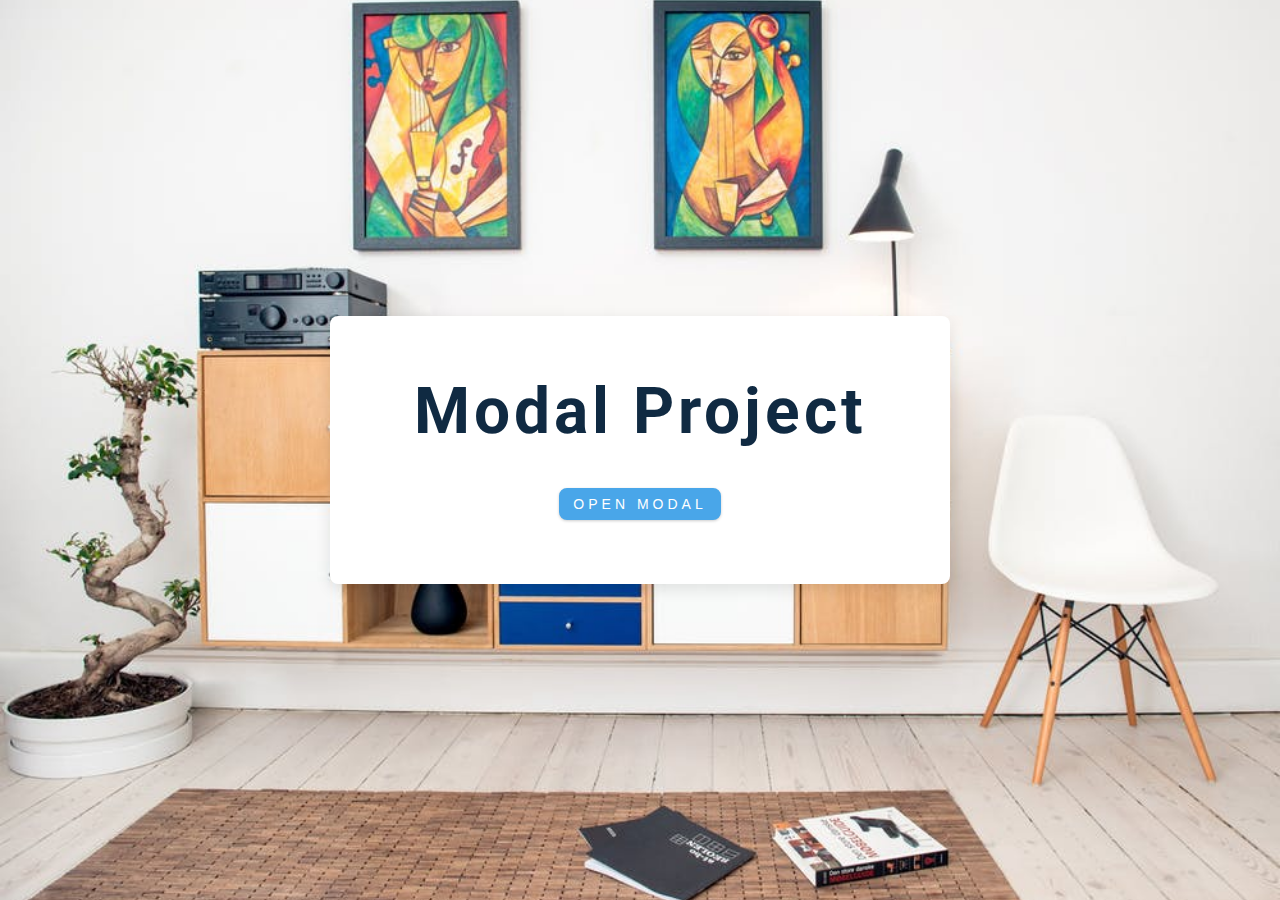
<file: modalPrj/index.html>
<!DOCTYPE html>
<html lang="en">
    <head>
        <meta charset="UTF-8" />
        <meta name="viewport" content="width=device-width, initial-scale=1.0" />
        <title>Modal</title>
        <!-- font-awesome -->
        <link
            rel="stylesheet"
            href="https://cdnjs.cloudflare.com/ajax/libs/font-awesome/5.14.0/css/all.min.css"
        />
        <!-- styles -->
        <link rel="stylesheet" href="styles.css" />
    </head>
    <body>
        <header class="hero">
            <div class="banner">
                <h1>Modal Project</h1>
                <button class="btn modal-btn">Open Modal</button>
            </div>
        </header>
        <div class="modal-overlay">
            <div class="modal-container">
                <h3>Modal Content</h3>
                <button class="close-btn">
                    <i class="fas fa-times"></i>
                </button>
            </div>
        </div>
        <!-- javascript -->
        <script src="app.js"></script>
    </body>
</html>
</file>
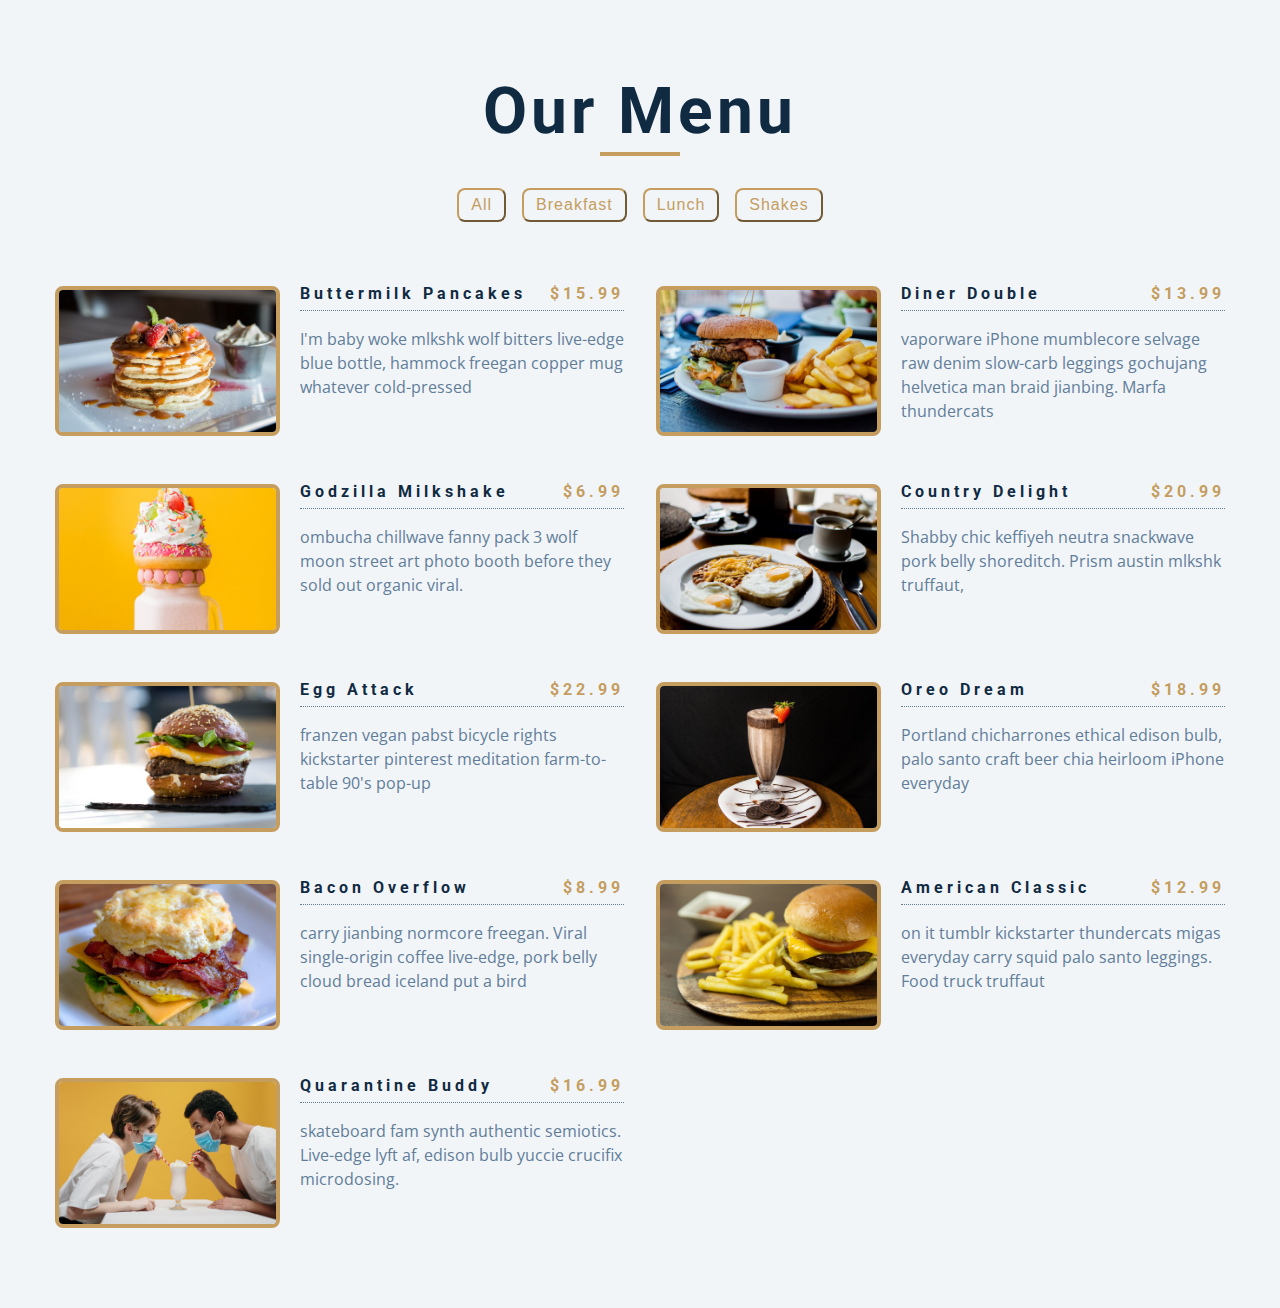
<file: menu/setup/index.html>
<!DOCTYPE html>
<html lang="en">
    <head>
        <meta charset="UTF-8" />
        <meta name="viewport" content="width=device-width, initial-scale=1.0" />
        <title>Starter</title>
        <!-- font-awesome -->
        <link
            rel="stylesheet"
            href="https://cdnjs.cloudflare.com/ajax/libs/font-awesome/5.14.0/css/all.min.css"
        />
        <!-- styles -->
        <link rel="stylesheet" href="styles.css" />
    </head>
    <body>
        <section class="menu">
            <h1 class="title">Our Menu</h1>
            <div class="underline"></div>
            <div class="btn-container">
                <!-- <button class="filter-btn" type="button" data-id="all">
                    All
                </button>
                <button class="filter-btn" type="button" data-id="breakfast">
                    Breakfast
                </button>
                <button class="filter-btn" type="button" data-id="lunch">
                    Lunch
                </button>
                <button class="filter-btn" type="button" data-id="shakes">
                    Shakes
                </button> -->
            </div>
            <section class="section-center">
              <!-- <article class="menu-item">
                <img src="" alt="menu-item" class="photo">
                <div class="item-info">
                  <header>
                    <h4 class="item-name">Item Name</h4>
                    <h4 class="price">$0.00</h4>
                  </header>
                  <p class="item-text">
                    Lorem ipsum dolor sit amet consectetur adipisicing elit. Quisquam, voluptatum.
                  </p>
              </div> -->
            </section>
        </section>
        <!-- javascript -->
        <script src="1-basic.js"></script>
    </body>
</html>
</file>
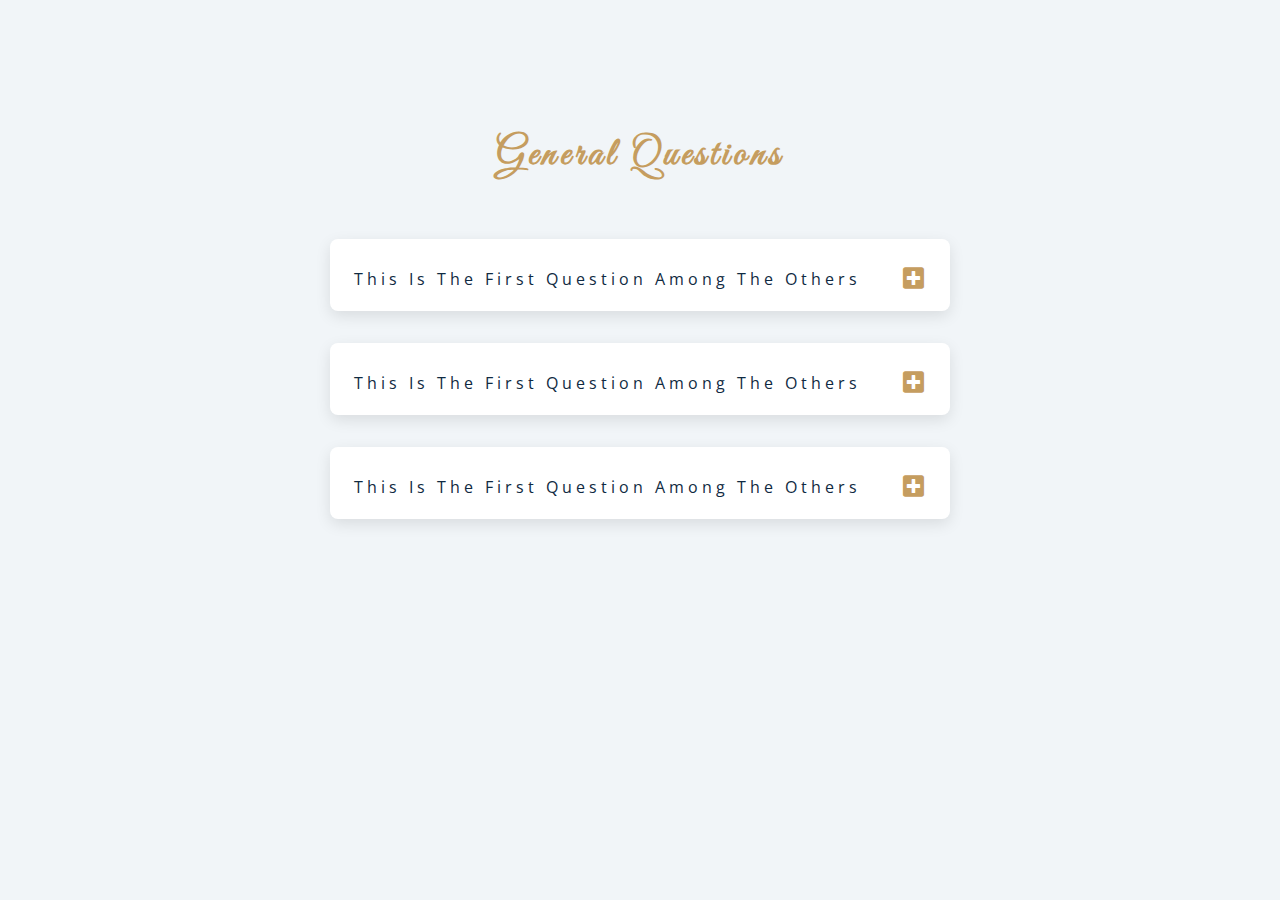
<file: questions/setup/index.html>
<!DOCTYPE html>
<html lang="en">
    <head>
        <meta charset="UTF-8" />
        <meta name="viewport" content="width=device-width, initial-scale=1.0" />
        <title>Q & A</title>
        <!-- font-awesome -->
        <link
            rel="stylesheet"
            href="https://cdnjs.cloudflare.com/ajax/libs/font-awesome/5.14.0/css/all.min.css"
        />
        <!-- extra fonts -->
        <link
            href="https://fonts.googleapis.com/css?family=Great+Vibes&display=swap"
            rel="stylesheet"
        />
        <!-- styles -->
        <link rel="stylesheet" href="styles.css" />
    </head>
    <body>
        <section class="questions">
            <div class="title">
                <h2>general questions</h2>
            </div>
            <div class="section-center">
                <!-- Start of the single question -->
                <section class="question">
                    <div class="question-title">
                        <p>This is the first question among the others</p>

                        <button class="question-btn">
                            <span class="plus-icon">
                                <i class="fas fa-plus-square"></i>
                            </span>
                            <span class="minus-icon">
                                <i class="fas fa-minus-square"></i>
                            </span>
                        </button>
                    </div>
                    <div class="question-text">
                        <p>
                            Lorem ipsum dolor sit amet consectetur adipisicing
                            elit. Odio, repellendus quis? Dolores porro saepe
                            tempora unde aliquid consequatur beatae officiis?
                        </p>
                    </div>
                </section>
                <!-- End of the single question -->
                <!-- Start of the single question -->
                <section class="question">
                    <div class="question-title">
                        <p>This is the first question among the others</p>

                        <button class="question-btn">
                            <span class="plus-icon">
                                <i class="fas fa-plus-square"></i>
                            </span>
                            <span class="minus-icon">
                                <i class="fas fa-minus-square"></i>
                            </span>
                        </button>
                    </div>
                    <div class="question-text">
                        <p>
                            Lorem ipsum dolor sit amet consectetur adipisicing
                            elit. Odio, repellendus quis? Dolores porro saepe
                            tempora unde aliquid consequatur beatae officiis?
                        </p>
                    </div>
                </section>
                <!-- End of the single question -->
                <!-- Start of the single question -->
                <section class="question">
                    <div class="question-title">
                        <p>This is the first question among the others</p>

                        <button class="question-btn">
                            <span class="plus-icon">
                                <i class="fas fa-plus-square"></i>
                            </span>
                            <span class="minus-icon">
                                <i class="fas fa-minus-square"></i>
                            </span>
                        </button>
                    </div>
                    <div class="question-text">
                        <p>
                            Lorem ipsum dolor sit amet consectetur adipisicing
                            elit. Odio, repellendus quis? Dolores porro saepe
                            tempora unde aliquid consequatur beatae officiis?
                        </p>
                    </div>
                </section>
                <!-- End of the single question -->
            </div>
        </section>
        <!-- javascript -->
        <script src="app.js"></script>
    </body>
</html>
</file>
<file: modalPrj/styles.css>
/*
=============== 
Fonts
===============
*/
@import url("https://fonts.googleapis.com/css?family=Open+Sans|Roboto:400,700&display=swap");

/*
=============== 
Variables
===============
*/

:root {
    /* dark shades of primary color*/
    --clr-primary-1: hsl(205, 86%, 17%);
    --clr-primary-2: hsl(205, 77%, 27%);
    --clr-primary-3: hsl(205, 72%, 37%);
    --clr-primary-4: hsl(205, 63%, 48%);
    /* primary/main color */
    --clr-primary-5: #49a6e9;
    /* --clr-primary-5: rgb(73, 166, 233); */
    /* lighter shades of primary color */
    --clr-primary-6: hsl(205, 89%, 70%);
    --clr-primary-7: hsl(205, 90%, 76%);
    --clr-primary-8: hsl(205, 86%, 81%);
    --clr-primary-9: hsl(205, 90%, 88%);
    --clr-primary-10: hsl(205, 100%, 96%);
    /* darkest grey - used for headings */
    --clr-grey-1: hsl(209, 61%, 16%);
    --clr-grey-2: hsl(211, 39%, 23%);
    --clr-grey-3: hsl(209, 34%, 30%);
    --clr-grey-4: hsl(209, 28%, 39%);
    /* grey used for paragraphs */
    --clr-grey-5: hsl(210, 22%, 49%);
    --clr-grey-6: hsl(209, 23%, 60%);
    --clr-grey-7: hsl(211, 27%, 70%);
    --clr-grey-8: hsl(210, 31%, 80%);
    --clr-grey-9: hsl(212, 33%, 89%);
    --clr-grey-10: hsl(210, 36%, 96%);
    --clr-white: #fff;
    --clr-red-dark: hsl(360, 67%, 44%);
    --clr-red-light: hsl(360, 71%, 66%);
    --clr-green-dark: hsl(125, 67%, 44%);
    --clr-green-light: hsl(125, 71%, 66%);
    --clr-black: #222;
    --ff-primary: "Roboto", sans-serif;
    --ff-secondary: "Open Sans", sans-serif;
    --transition: all 0.3s linear;
    --spacing: 0.25rem;
    --radius: 0.5rem;
    --light-shadow: 0 5px 15px rgba(0, 0, 0, 0.1);
    --dark-shadow: 0 5px 15px rgba(0, 0, 0, 0.2);
    --max-width: 1170px;
    --fixed-width: 620px;
}
/*
=============== 
Global Styles
===============
*/

*,
::after,
::before {
    margin: 0;
    padding: 0;
    box-sizing: border-box;
}
body {
    font-family: var(--ff-secondary);
    background: var(--clr-grey-10);
    color: var(--clr-grey-1);
    line-height: 1.5;
    font-size: 0.875rem;
}
ul {
    list-style-type: none;
}
a {
    text-decoration: none;
}
img:not(.logo) {
    width: 100%;
}
img {
    display: block;
}

h1,
h2,
h3,
h4 {
    letter-spacing: var(--spacing);
    text-transform: capitalize;
    line-height: 1.25;
    margin-bottom: 0.75rem;
    font-family: var(--ff-primary);
}
h1 {
    font-size: 3rem;
}
h2 {
    font-size: 2rem;
}
h3 {
    font-size: 1.25rem;
}
h4 {
    font-size: 0.875rem;
}
p {
    margin-bottom: 1.25rem;
    color: var(--clr-grey-5);
}
@media screen and (min-width: 800px) {
    h1 {
        font-size: 4rem;
    }
    h2 {
        font-size: 2.5rem;
    }
    h3 {
        font-size: 1.75rem;
    }
    h4 {
        font-size: 1rem;
    }
    body {
        font-size: 1rem;
    }
    h1,
    h2,
    h3,
    h4 {
        line-height: 1;
    }
}
/*  global classes */

.btn {
    text-transform: uppercase;
    background: transparent;
    color: var(--clr-black);
    padding: 0.375rem 0.75rem;
    letter-spacing: var(--spacing);
    display: inline-block;
    transition: var(--transition);
    font-size: 0.875rem;
    border: 2px solid var(--clr-black);
    cursor: pointer;
    box-shadow: 0 1px 3px rgba(0, 0, 0, 0.2);
    border-radius: var(--radius);
}
.btn:hover {
    color: var(--clr-white);
    background: var(--clr-black);
}
/* section */
.section {
    padding: 5rem 0;
}

.section-center {
    width: 90vw;
    margin: 0 auto;
    max-width: 1170px;
}
@media screen and (min-width: 992px) {
    .section-center {
        width: 95vw;
    }
}
main {
    min-height: 100vh;
    display: grid;
    place-items: center;
}
/*
=============== 
Modal
===============
*/
.hero {
    min-height: 100vh;
    background: url("./hero.jpeg") center/cover no-repeat;
    display: grid;
    place-items: center;
}
.banner {
    background: var(--clr-white);
    padding: 4rem 0;
    border-radius: var(--radius);
    box-shadow: var(--light-shadow);
    text-align: center;
    width: 90vw;
    max-width: var(--fixed-width);
}
.modal-btn {
    margin-top: 2rem;
    background: var(--clr-primary-5);
    border-color: var(--clr-primary-5);
    color: var(--clr-white);
}
.modal-btn:hover {
    background: transparent;
    color: var(--clr-primary-5);
}
.modal-overlay {
    position: fixed;
    top: 0;
    left: 0;
    width: 100%;
    height: 100%;
    background: rgba(73, 166, 233, 0.5);
    display: grid;
    place-items: center;
    transition: var(--transition);
    visibility: hidden;
    z-index: -10;
}
/* OPEN/CLOSE MODAL */
.open-modal {
    visibility: visible;
    z-index: 10;
}
.modal-container {
    background: var(--clr-white);
    border-radius: var(--radius);
    width: 90vw;
    height: 30vh;
    max-width: var(--fixed-width);
    text-align: center;
    display: grid;
    place-items: center;
    position: relative;
}
.close-btn {
    position: absolute;
    top: 1rem;
    right: 1rem;
    font-size: 2rem;
    background: transparent;
    border-color: transparent;
    color: var(--clr-red-dark);
    cursor: pointer;
    transition: var(--transition);
}
.close-btn:hover {
    color: var(--clr-red-light);
    transform: scale(1.3);
}
</file>
<file: menu/setup/styles.css>
/*
=============== 
Fonts
===============
*/
@import url("https://fonts.googleapis.com/css?family=Open+Sans|Roboto:400,700&display=swap");

/*
=============== 
Variables
===============
*/

:root {
    /* dark shades of primary color*/
    --clr-primary-1: hsl(205, 86%, 17%);
    --clr-primary-2: hsl(205, 77%, 27%);
    --clr-primary-3: hsl(205, 72%, 37%);
    --clr-primary-4: hsl(205, 63%, 48%);
    /* primary/main color */
    --clr-primary-5: #49a6e9;
    /* lighter shades of primary color */
    --clr-primary-6: hsl(205, 89%, 70%);
    --clr-primary-7: hsl(205, 90%, 76%);
    --clr-primary-8: hsl(205, 86%, 81%);
    --clr-primary-9: hsl(205, 90%, 88%);
    --clr-primary-10: hsl(205, 100%, 96%);
    /* darkest grey - used for headings */
    --clr-grey-1: hsl(209, 61%, 16%);
    --clr-grey-2: hsl(211, 39%, 23%);
    --clr-grey-3: hsl(209, 34%, 30%);
    --clr-grey-4: hsl(209, 28%, 39%);
    /* grey used for paragraphs */
    --clr-grey-5: hsl(210, 22%, 49%);
    --clr-grey-6: hsl(209, 23%, 60%);
    --clr-grey-7: hsl(211, 27%, 70%);
    --clr-grey-8: hsl(210, 31%, 80%);
    --clr-grey-9: hsl(212, 33%, 89%);
    --clr-grey-10: hsl(210, 36%, 96%);
    --clr-white: #fff;
    --clr-red-dark: hsl(360, 67%, 44%);
    --clr-red-light: hsl(360, 71%, 66%);
    --clr-green-dark: hsl(125, 67%, 44%);
    --clr-green-light: hsl(125, 71%, 66%);
    --clr-gold: #c59d5f;
    --clr-black: #222;
    --ff-primary: "Roboto", sans-serif;
    --ff-secondary: "Open Sans", sans-serif;
    --transition: all 0.3s linear;
    --spacing: 0.25rem;
    --radius: 0.5rem;
    --light-shadow: 0 5px 15px rgba(0, 0, 0, 0.1);
    --dark-shadow: 0 5px 15px rgba(0, 0, 0, 0.2);
    --max-width: 1170px;
    --fixed-width: 620px;
}
/*
=============== 
Global Styles
===============
*/

*,
::after,
::before {
    margin: 0;
    padding: 0;
    box-sizing: border-box;
}
body {
    font-family: var(--ff-secondary);
    background: var(--clr-grey-10);
    color: var(--clr-grey-1);
    line-height: 1.5;
    font-size: 0.875rem;
}
ul {
    list-style-type: none;
}
a {
    text-decoration: none;
}
img:not(.logo) {
    width: 100%;
}
img {
    display: block;
}

h1,
h2,
h3,
h4 {
    letter-spacing: var(--spacing);
    text-transform: capitalize;
    line-height: 1.25;
    margin-bottom: 0.75rem;
    font-family: var(--ff-primary);
}
h1 {
    font-size: 3rem;
}
h2 {
    font-size: 2rem;
}
h3 {
    font-size: 1.25rem;
}
h4 {
    font-size: 0.875rem;
}
p {
    margin-bottom: 1.25rem;
    color: var(--clr-grey-5);
}
@media screen and (min-width: 800px) {
    h1 {
        font-size: 4rem;
    }
    h2 {
        font-size: 2.5rem;
    }
    h3 {
        font-size: 1.75rem;
    }
    h4 {
        font-size: 1rem;
    }
    body {
        font-size: 1rem;
    }
    h1,
    h2,
    h3,
    h4 {
        line-height: 1;
    }
}
/*  global classes */

.btn {
    text-transform: uppercase;
    background: transparent;
    color: var(--clr-black);
    padding: 0.375rem 0.75rem;
    letter-spacing: var(--spacing);
    display: inline-block;
    transition: var(--transition);
    font-size: 0.875rem;
    border: 2px solid var(--clr-black);
    cursor: pointer;
    box-shadow: 0 1px 3px rgba(0, 0, 0, 0.2);
    border-radius: var(--radius);
}
.btn:hover {
    color: var(--clr-white);
    background: var(--clr-black);
}
/* section */
.section {
    padding: 5rem 0;
}

main {
    min-height: 100vh;
    display: grid;
    place-items: center;
}
/*
=============== 
Menu
===============
*/

.menu {
    padding: 5rem 0;
}
.title {
    text-align: center;
    margin-bottom: 0.5rem;
}
.underline {
    width: 5rem;
    height: 0.25rem;
    background: var(--clr-gold);
    margin-left: auto;
    margin-right: auto;
    margin-bottom: 2rem;
}
.btn-container {
    margin-bottom: 4rem;
    display: flex;
    justify-content: center;
}
.filter-btn {
    background: transparent;
    border-color: var(--clr-gold);
    font-size: 1rem;
    text-transform: capitalize;
    margin: 0 0.5rem;
    letter-spacing: 1px;
    border-radius: var(--radius);
    padding: 0.375rem 0.75rem;
    color: var(--clr-gold);
    cursor: pointer;
    transition: var(--transition);
}
.filter-btn:hover {
    background: var(--clr-gold);
    color: var(--clr-white);
}
.section-center {
    width: 90vw;
    margin: 0 auto;
    max-width: 1170px;
    display: grid;
    gap: 3rem 2rem;
    justify-items: center;
}
.menu-item {
    display: grid;
    gap: 1rem 2rem;
    max-width: 25rem;
}
.photo {
    object-fit: cover;
    height: 200px;
    border: 0.25rem solid var(--clr-gold);
    border-radius: var(--radius);
}
.item-info header {
    display: flex;
    justify-content: space-between;
    border-bottom: 0.5px dotted var(--clr-grey-5);
}
.item-info h4 {
    margin-bottom: 0.5rem;
}
.price {
    color: var(--clr-gold);
}
.item-text {
    margin-bottom: 0;
    padding-top: 1rem;
}

@media screen and (min-width: 768px) {
    .menu-item {
        grid-template-columns: 225px 1fr;
        gap: 0 1.25rem;
        max-width: 40rem;
    }
    .photo {
        height: 175px;
    }
}
@media screen and (min-width: 1200px) {
    .section-center {
        width: 95vw;
        grid-template-columns: 1fr 1fr;
    }
    .photo {
        height: 150px;
    }
}
</file>
<file: questions/setup/styles.css>
/*
=============== 
Fonts
===============
*/
@import url("https://fonts.googleapis.com/css?family=Open+Sans|Roboto:400,700&display=swap");

/*
=============== 
Variables
===============
*/

:root {
    /* dark shades of primary color*/
    --clr-primary-1: hsl(205, 86%, 17%);
    --clr-primary-2: hsl(205, 77%, 27%);
    --clr-primary-3: hsl(205, 72%, 37%);
    --clr-primary-4: hsl(205, 63%, 48%);
    /* primary/main color */
    --clr-primary-5: #49a6e9;
    /* lighter shades of primary color */
    --clr-primary-6: hsl(205, 89%, 70%);
    --clr-primary-7: hsl(205, 90%, 76%);
    --clr-primary-8: hsl(205, 86%, 81%);
    --clr-primary-9: hsl(205, 90%, 88%);
    --clr-primary-10: hsl(205, 100%, 96%);
    /* darkest grey - used for headings */
    --clr-grey-1: hsl(209, 61%, 16%);
    --clr-grey-2: hsl(211, 39%, 23%);
    --clr-grey-3: hsl(209, 34%, 30%);
    --clr-grey-4: hsl(209, 28%, 39%);
    /* grey used for paragraphs */
    --clr-grey-5: hsl(210, 22%, 49%);
    --clr-grey-6: hsl(209, 23%, 60%);
    --clr-grey-7: hsl(211, 27%, 70%);
    --clr-grey-8: hsl(210, 31%, 80%);
    --clr-grey-9: hsl(212, 33%, 89%);
    --clr-grey-10: hsl(210, 36%, 96%);
    --clr-white: #fff;
    --clr-red-dark: hsl(360, 67%, 44%);
    --clr-red-light: hsl(360, 71%, 66%);
    --clr-green-dark: hsl(125, 67%, 44%);
    --clr-green-light: hsl(125, 71%, 66%);
    --clr-gold: #c59d5f;
    --clr-black: #222;
    --ff-primary: "Roboto", sans-serif;
    --ff-secondary: "Open Sans", sans-serif;
    --transition: all 0.3s linear;
    --spacing: 0.25rem;
    --radius: 0.5rem;
    --light-shadow: 0 5px 15px rgba(0, 0, 0, 0.1);
    --dark-shadow: 0 5px 15px rgba(0, 0, 0, 0.2);
    --max-width: 1170px;
    --fixed-width: 620px;
}
/*
=============== 
Global Styles
===============
*/

*,
::after,
::before {
    margin: 0;
    padding: 0;
    box-sizing: border-box;
}
body {
    font-family: var(--ff-secondary);
    background: var(--clr-grey-10);
    color: var(--clr-grey-1);
    line-height: 1.5;
    font-size: 0.875rem;
}
ul {
    list-style-type: none;
}
a {
    text-decoration: none;
}
img:not(.logo) {
    width: 100%;
}
img {
    display: block;
}

h1,
h2,
h3,
h4 {
    letter-spacing: var(--spacing);
    text-transform: capitalize;
    line-height: 1.25;
    margin-bottom: 0.75rem;
    font-family: var(--ff-primary);
}
h1 {
    font-size: 3rem;
}
h2 {
    font-size: 2rem;
}
h3 {
    font-size: 1.25rem;
}
h4 {
    font-size: 0.875rem;
}
p {
    margin-bottom: 1.25rem;
    color: var(--clr-grey-5);
}
@media screen and (min-width: 800px) {
    h1 {
        font-size: 4rem;
    }
    h2 {
        font-size: 2.5rem;
    }
    h3 {
        font-size: 1.75rem;
    }
    h4 {
        font-size: 1rem;
    }
    body {
        font-size: 1rem;
    }
    h1,
    h2,
    h3,
    h4 {
        line-height: 1;
    }
}
/*  global classes */

.btn {
    text-transform: uppercase;
    background: transparent;
    color: var(--clr-black);
    padding: 0.375rem 0.75rem;
    letter-spacing: var(--spacing);
    display: inline-block;
    transition: var(--transition);
    font-size: 0.875rem;
    border: 2px solid var(--clr-black);
    cursor: pointer;
    box-shadow: 0 1px 3px rgba(0, 0, 0, 0.2);
    border-radius: var(--radius);
}
.btn:hover {
    color: var(--clr-white);
    background: var(--clr-black);
}
/* section */
.section {
    padding: 5rem 0;
}

.section-center {
    width: 90vw;
    margin: 0 auto;
    max-width: 1170px;
}
@media screen and (min-width: 992px) {
    .section-center {
        width: 95vw;
    }
}
main {
    min-height: 100vh;
    display: grid;
    place-items: center;
}
/*
=============== 
Questions
===============
*/
.title {
    margin-top: 15vh;
    margin-bottom: 4rem;
}
.title h2 {
    color: var(--clr-gold);
    font-family: "Great Vibes", cursive;
    text-align: center;
}
.section-center {
    max-width: var(--fixed-width);
}
.question {
    background: var(--clr-white);
    border-radius: var(--radius);
    box-shadow: var(--light-shadow);
    padding: 1.5rem 1.5rem 0 1.5rem;
    margin-bottom: 2rem;
}
.question-title {
    display: flex;
    justify-content: space-between;
    align-items: center;
    text-transform: capitalize;
    padding-bottom: 1rem;
}
.question-title p {
    margin-bottom: 0;
    letter-spacing: var(--spacing);
    color: var(--clr-grey-1);
}
.question-btn {
    font-size: 1.5rem;
    background: transparent;
    border-color: transparent;
    cursor: pointer;
    color: var(--clr-gold);
    transition: var(--transition);
}
.question-btn:hover {
    transform: rotate(90deg);
}
.question-text {
    padding: 1rem 0 1.5rem 0;
    border-top: 1px solid rgba(0, 0, 0, 0.2);
}
.question-text p {
    margin-bottom: 0;
}
/* hide text */
.question-text {
    display: none;
}
.show-text .question-text {
    display: block;
}
.minus-icon {
    display: none;
}
.show-text .minus-icon {
    display: inline;
}
.show-text .plus-icon {
    display: none;
}
</file>
